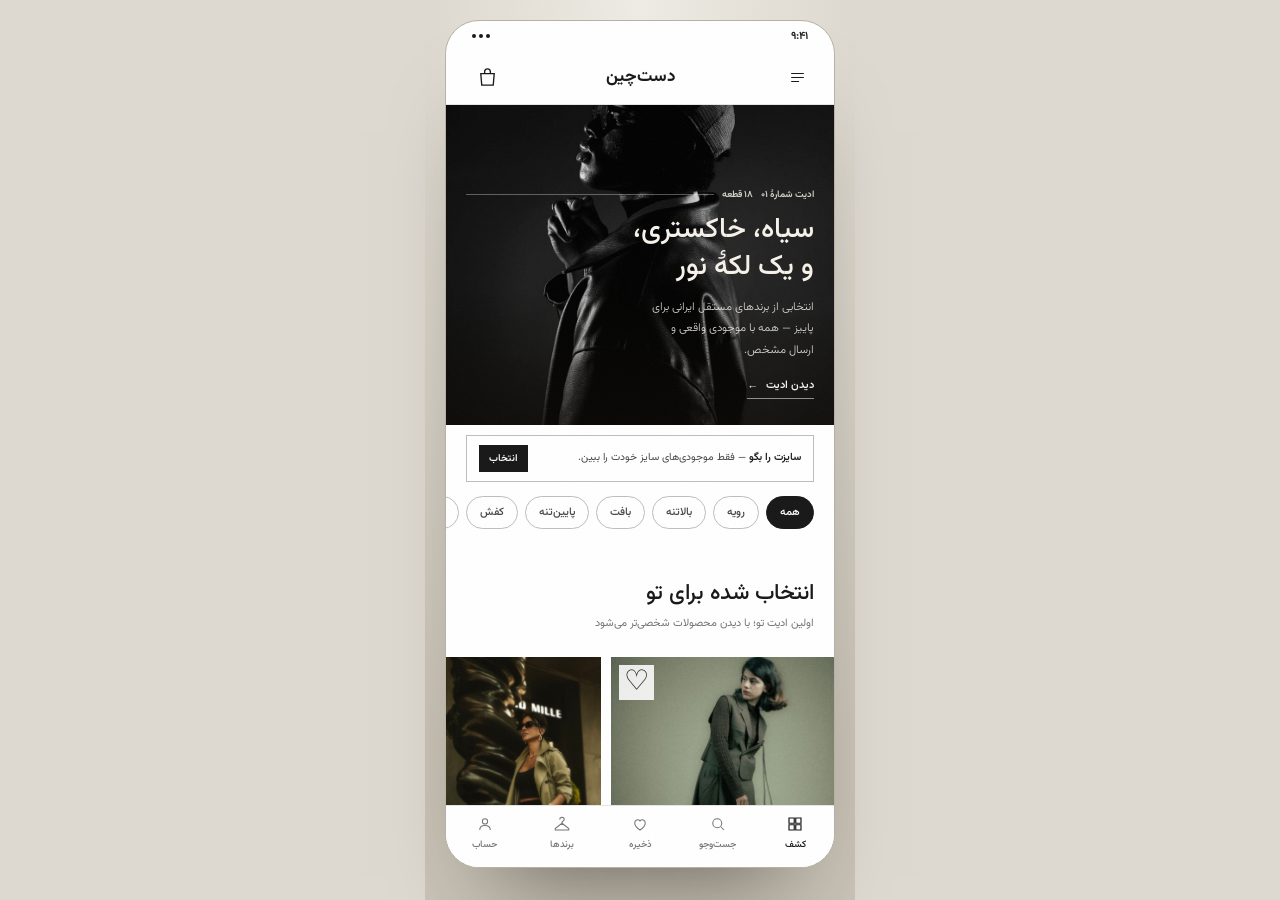
<file: index.html>
<!doctype html>
<html lang="fa" dir="rtl">
<head>
<meta charset="utf-8">
<meta name="viewport" content="width=device-width, initial-scale=1, viewport-fit=cover">
<meta name="theme-color" content="#ffffff">
<meta name="description" content="دموی کشف و خرید مد مستقل ایرانی — نمونهٔ نمایشی، بدون فروش واقعی.">
<meta name="mobile-web-app-capable" content="yes">
<meta name="apple-mobile-web-app-capable" content="yes">
<meta name="apple-mobile-web-app-title" content="دست‌چین">
<meta name="apple-mobile-web-app-status-bar-style" content="default">
<title>دستچین — نسخهٔ ۰.۱</title>
<link rel="manifest" href="./manifest.webmanifest">
<link rel="icon" href="./icons/favicon.svg" type="image/svg+xml">
<link rel="apple-touch-icon" href="./icons/apple-touch-icon.png">
<link rel="stylesheet" href="styles.css">
</head>
<body>

<div class="phone" id="phone">

  <div class="statusbar">
    <span>۹:۴۱</span>
    <span class="dots"><i></i><i></i><i></i></span>
  </div>

  <header class="topbar">
    <button class="icon-btn" id="startBtn" data-act="index" aria-label="منو"></button>
    <div class="wordmark">دست‌چین</div>
    <button class="icon-btn cart-shortcut" data-act="go" data-screen="cart" aria-label="سبد خرید">
      <svg viewBox="0 0 24 24" fill="none" stroke="currentColor" stroke-width="1.4"><path d="M5 8h14l-1 12H6L5 8z"/><path d="M9 8V6a3 3 0 016 0v2"/></svg>
      <span class="badge" id="cartBadge" hidden>۰</span>
    </button>
  </header>

  <main class="screen" id="screen"></main>

  <div id="dock"></div>

  <nav class="tabbar" id="tabbar"></nav>

  <div class="sheet" id="sheet" hidden></div>

</div>

<script src="app.js"></script>
<script src="pwa.js" defer></script>
</body>
</html>
</file>
<file: styles.css>
/* ==========================================================================
   دستچین — v0.1 demo
   Direction-agnostic: every rule uses logical properties so an `en` / LTR
   switch later is a dir flip, not a rewrite. Persian must never get
   letter-spacing — it breaks the joins.
   ========================================================================== */

@font-face {
  font-family: "Vazirmatn";
  src: url("assets/fonts/Vazirmatn-var.woff2") format("woff2-variations");
  font-weight: 100 900;
  font-display: swap;
}
@font-face {
  font-family: "Instrument";
  src: url("assets/fonts/InstrumentSerif.woff2") format("woff2");
  font-display: swap;
}

:root {
  --paper: #f2efe9;
  --paper-2: #e9e4db;
  --card: #fbfaf6;
  --ink: #161310;
  --ink-2: #4a443b;
  --muted: #8b8478;
  --line: #d9d3c7;
  --line-strong: #b9b2a4;
  --ox: #6e2a18;
  --pad: 20px;
  --font: "Vazirmatn", system-ui, sans-serif;
  --serif: "Instrument", "Vazirmatn", serif;
}

* { box-sizing: border-box; margin: 0; padding: 0; }

html, body {
  height: 100%;
  font-family: var(--font);
  background: #ded9d0;
  color: var(--ink);
  -webkit-font-smoothing: antialiased;
}

body {
  display: flex;
  justify-content: center;
  align-items: flex-start;
  width: max-content;
  margin: 0 auto;
  min-height: 100vh;
  padding: 20px;
  background:
    radial-gradient(120% 90% at 50% 0%, #efece5 0%, #d7d2c8 55%, #c9c3b7 100%);
}

/* ---------- device ---------- */
.phone {
  position: relative;
  width: 390px;
  height: 848px;
  background: var(--paper);
  border-radius: 34px;
  border: 1px solid #b8b1a3;
  box-shadow:
    0 60px 90px -50px rgba(30, 24, 16, 0.55),
    0 2px 0 0 rgba(255, 255, 255, 0.6) inset;
  display: flex;
  flex-direction: column;
  overflow: hidden;
  direction: rtl;
}

/* analogue grain — keeps flat fields from looking digital */
.phone::after {
  content: "";
  position: absolute;
  inset: 0;
  pointer-events: none;
  opacity: 0.035;
  background-image: url("data:image/svg+xml,%3Csvg xmlns='http://www.w3.org/2000/svg' width='120' height='120'%3E%3Cfilter id='n'%3E%3CfeTurbulence type='fractalNoise' baseFrequency='0.85' numOctaves='3'/%3E%3C/filter%3E%3Crect width='120' height='120' filter='url(%23n)'/%3E%3C/svg%3E");
  z-index: 40;
}

/* ---------- status bar ---------- */
.statusbar {
  height: 30px;
  padding: 0 26px;
  display: flex;
  align-items: center;
  justify-content: space-between;
  font-size: 11px;
  font-weight: 600;
  color: var(--ink);
  flex: 0 0 auto;
}
.statusbar .dots { display: flex; gap: 3px; align-items: center; }
.statusbar .dots i {
  width: 4px; height: 4px; border-radius: 50%; background: var(--ink);
  display: block;
}

/* ---------- top bar ---------- */
.topbar {
  height: 54px;
  flex: 0 0 auto;
  padding: 0 var(--pad);
  display: flex;
  align-items: center;
  justify-content: space-between;
  border-bottom: 1px solid var(--line);
  background: var(--paper);
  position: relative;
  z-index: 20;
}
.wordmark {
  font-size: 17px;
  font-weight: 700;
  letter-spacing: 0;          /* never letterspace Persian */
  line-height: 1;
  position: absolute;
  inset-inline-start: 50%;
  transform: translateX(50%);
}
html[dir="ltr"] .wordmark { transform: translateX(-50%); }

.icon-btn {
  width: 34px; height: 34px;
  display: grid; place-items: center;
  background: none; border: 0; cursor: pointer;
  color: var(--ink);
  position: relative;
}
.icon-btn svg { width: 19px; height: 19px; }
.badge {
  position: absolute;
  inset-block-start: -1px;
  inset-inline-end: -3px;
  min-width: 13px; height: 13px;
  border-radius: 999px;
  background: var(--ink);
  color: var(--paper);
  font-size: 8.5px;
  font-weight: 700;
  display: grid; place-items: center;
  padding: 0 3px;
  line-height: 1;
}
.badge[hidden] { display: none; }
.cart-shortcut { width: 42px; height: 42px; }
.cart-shortcut svg { width: 23px; height: 23px; }

/* ---------- scroll surface ---------- */
.screen {
  flex: 1 1 auto;
  overflow-y: auto;
  overflow-x: hidden;
  -webkit-overflow-scrolling: touch;
  scrollbar-width: none;
  position: relative;
  animation: fade 0.32s ease both;
}
.screen::-webkit-scrollbar { display: none; }
@keyframes fade {
  from { opacity: 0; transform: translateY(6px); }
  to { opacity: 1; transform: none; }
}

/* ---------- tab bar ---------- */
.tabbar {
  flex: 0 0 auto;
  height: 62px;
  display: grid;
  grid-template-columns: repeat(5, 1fr);
  border-top: 1px solid var(--line);
  background: var(--paper);
  padding-bottom: 6px;
}
.tab {
  background: none; border: 0; cursor: pointer;
  display: flex; flex-direction: column;
  align-items: center; justify-content: center;
  gap: 4px;
  color: var(--muted);
  font-family: var(--font);
  font-size: 9.5px;
  font-weight: 500;
  transition: color 0.2s;
}
.tab svg { width: 18px; height: 18px; }
.tab.on { color: var(--ink); }
.tab.on svg { stroke-width: 1.6; }

/* direction-aware glyphs: Persian reads right-to-left, so arrows flip */
html[dir="rtl"] .arw { display: inline-block; transform: scaleX(-1); }
html[dir="rtl"] .chev { display: inline-block; transform: scaleX(-1); }


/* ---------- typography ---------- */
.kicker {
  font-size: 10px;
  font-weight: 600;
  color: var(--muted);
  line-height: 1.6;
}
.latin {
  font-family: var(--serif);
  font-size: 13px;
  letter-spacing: 0.02em;
  color: var(--ink-2);
}
h1.title { font-size: 19px; font-weight: 600; line-height: 1.5; }
h2.section-h {
  font-size: 13px;
  font-weight: 600;
  line-height: 1.7;
}
.section-head {
  padding: 20px var(--pad) 10px;
  display: flex;
  align-items: baseline;
  justify-content: space-between;
  gap: 10px;
}
.section-head .more {
  font-size: 10.5px;
  color: var(--muted);
  background: none; border: 0; cursor: pointer;
  font-family: var(--font);
  display: flex; align-items: center; gap: 4px;
}
.price {
  font-size: 12.5px;
  font-weight: 500;
  font-variant-numeric: tabular-nums;
  line-height: 1.5;
}
.price .unit { font-size: 10px; color: var(--muted); font-weight: 400; }

/* ---------- hero ---------- */
.hero {
  position: relative;
  height: 320px;
  overflow: hidden;
  background: var(--paper-2);
}
.hero img {
  width: 100%; height: 100%;
  object-fit: cover;
  filter: grayscale(1) contrast(1.06) brightness(1.01);
}
.hero .scrim {
  position: absolute; inset: 0;
  background: linear-gradient(to top, rgba(12, 10, 8, 0.62) 0%, rgba(12, 10, 8, 0.16) 42%, rgba(12, 10, 8, 0.06) 100%);
}
.hero .hero-copy {
  position: absolute;
  inset-inline: var(--pad);
  inset-block-end: 26px;
  color: #f6f2ea;
}
.hero .hero-copy .k {
  font-size: 9.5px;
  font-weight: 600;
  opacity: 0.85;
  margin-block-end: 10px;
  display: flex; align-items: center; gap: 8px;
}
.hero .hero-copy .k::after {
  content: ""; flex: 1; height: 1px; background: rgba(246, 242, 234, 0.4);
}
.hero .hero-copy h1 {
  font-size: 28px;
  font-weight: 500;
  line-height: 1.35;
  margin-block-end: 10px;
}
.hero .hero-copy p {
  font-size: 11.5px;
  font-weight: 300;
  line-height: 1.85;
  opacity: 0.86;
  max-width: 27ch;
}
.hero .hero-copy .cta {
  margin-block-start: 16px;
  display: inline-flex;
  align-items: center;
  gap: 8px;
  font-size: 11px;
  font-weight: 600;
  color: #f6f2ea;
  background: none;
  border: 0;
  border-bottom: 1px solid rgba(246, 242, 234, 0.55);
  padding-block-end: 4px;
  cursor: pointer;
  font-family: var(--font);
}

/* ---------- category chips ---------- */
.chips {
  display: flex;
  gap: 7px;
  overflow-x: auto;
  padding: 14px var(--pad);
  scrollbar-width: none;
}
.chips::-webkit-scrollbar { display: none; }
.chip {
  flex: 0 0 auto;
  font-family: var(--font);
  font-size: 11px;
  font-weight: 500;
  padding: 7px 13px;
  border: 1px solid var(--line-strong);
  border-radius: 999px;
  background: transparent;
  color: var(--ink-2);
  cursor: pointer;
  transition: all 0.18s;
}
.chip.on { background: var(--ink); border-color: var(--ink); color: var(--paper); }
.chip.ghost { border-style: dashed; color: var(--muted); }

/* ---------- product grid ---------- */
.grid {
  display: grid;
  grid-template-columns: 1fr 1fr;
  gap: 22px 9px;
  padding: 4px var(--pad) 28px;
}
.card { cursor: pointer; }
.card .ph {
  position: relative;
  aspect-ratio: 3 / 4;
  background: var(--paper-2);
  overflow: hidden;
}
.card .ph img {
  width: 100%; height: 100%;
  object-fit: cover;
  filter: grayscale(1) contrast(1.05) brightness(1.02);
  transition: transform 0.7s cubic-bezier(0.2, 0.8, 0.2, 1);
}
.card:active .ph img { transform: scale(1.015); }
.card .flag {
  position: absolute;
  inset-block-start: 8px;
  inset-inline-start: 8px;
  font-size: 8.5px;
  font-weight: 600;
  color: var(--ink);
  background: rgba(246, 243, 236, 0.92);
  padding: 3px 6px;
  line-height: 1;
}
.card .flag.out { color: var(--paper); background: rgba(22, 19, 16, 0.72); }
.card .meta { padding-block-start: 9px; }
.card .brandline {
  display: flex; align-items: center; justify-content: space-between;
  font-size: 9.5px;
  color: var(--muted);
  font-weight: 500;
  margin-block-end: 3px;
}
.card .brandline span:first-child { color: var(--ink); font-size: 10.5px; font-weight: 700; }
.card .nm {
  font-size: 11.5px;
  font-weight: 500;
  line-height: 1.65;
  margin-block-end: 3px;
}
.sizes {
  display: flex;
  align-items: center;
  gap: 5px;
  font-size: 9px;
  color: var(--muted);
  line-height: 1;
  margin-block-start: 5px;
}
.sizes b { font-weight: 500; color: var(--ink-2); }
.sizes b.out { text-decoration: line-through; opacity: 0.5; }
.sizes b.mk {
  background: var(--ink);
  color: var(--paper);
  padding: 2px 4px;
  border-radius: 1px;
  font-size: 8.5px;
}
.sizes .mine {
  width: 4px; height: 4px; border-radius: 50%;
  background: var(--ink);
  display: inline-block;
  margin-inline-end: 2px;
}
.sizes .no-mine { color: var(--ox); }

/* ---------- size prompt strip ---------- */
.prompt {
  margin: 10px var(--pad) 0;
  padding: 13px 14px;
  border: 1px solid var(--line-strong);
  background: var(--card);
  display: flex;
  align-items: center;
  gap: 12px;
}
.prompt.slim { padding: 9px 12px; }
.prompt.slim .txt {
  font-size: 10.5px;
  white-space: nowrap;
  overflow: hidden;
  text-overflow: ellipsis;
}
.prompt.slim button { padding: 6px 10px; font-size: 10px; }
.prompt .txt { flex: 1; font-size: 11px; line-height: 1.75; color: var(--ink-2); }
.prompt .txt strong { font-weight: 600; color: var(--ink); }
.prompt button {
  font-family: var(--font);
  font-size: 10.5px;
  font-weight: 600;
  padding: 8px 12px;
  background: var(--ink);
  color: var(--paper);
  border: 0;
  cursor: pointer;
  white-space: nowrap;
}

/* ---------- editorial band ---------- */
.band {
  position: relative;
  height: 300px;
  margin: 8px 0 0;
  overflow: hidden;
}
.band img {
  width: 100%; height: 100%; object-fit: cover;
  filter: grayscale(1) contrast(1.04);
}
.band .cap {
  position: absolute;
  inset-block-end: 20px;
  inset-inline-start: var(--pad);
  color: #f6f2ea;
  font-size: 12px;
  font-weight: 500;
}
.band .cap small {
  display: block;
  font-size: 9.5px;
  font-weight: 400;
  opacity: 0.8;
  margin-block-start: 5px;
}
.band .scrim2 {
  position: absolute; inset: 0;
  background: linear-gradient(to top, rgba(12, 10, 8, 0.55), transparent 60%);
}

/* ---------- brands rail ---------- */
.rail {
  display: flex;
  gap: 10px;
  overflow-x: auto;
  padding: 4px var(--pad) 28px;
  scrollbar-width: none;
}
.rail::-webkit-scrollbar { display: none; }
.brandchip {
  flex: 0 0 auto;
  width: 132px;
  cursor: pointer;
  background: none; border: 0; padding: 0; text-align: start;
  font-family: var(--font);
}
.brandchip .ph {
  height: 150px;
  overflow: hidden;
  background: var(--paper-2);
  margin-block-end: 8px;
}
.brandchip img { width: 100%; height: 100%; object-fit: cover; filter: grayscale(1) contrast(1.03); }
.brandchip .nm { font-size: 11px; font-weight: 500; }
.brandchip .ct { font-size: 9.5px; color: var(--muted); margin-block-start: 2px; }

/* ---------- product detail ---------- */
.gallery {
  display: flex;
  overflow-x: auto;
  scroll-snap-type: x mandatory;
  scrollbar-width: none;
  background: var(--paper-2);
}
.gallery::-webkit-scrollbar { display: none; }
.gallery .slide {
  flex: 0 0 100%;
  scroll-snap-align: start;
  aspect-ratio: 1 / 1;
  overflow: hidden;
  position: relative;
}
.gallery .slide img {
  width: 100%; height: 100%; object-fit: cover;
  object-position: 50% 32%;
  filter: grayscale(1) contrast(1.04);
}
.gallery .count {
  position: absolute;
  inset-block-start: 12px;
  inset-inline-end: 12px;
  font-size: 9px;
  color: var(--ink);
  background: rgba(246, 243, 236, 0.9);
  padding: 3px 7px;
}

.detail { padding: 18px var(--pad) 26px; }
.detail .brandlink {
  font-size: 12.5px;
  font-weight: 700;
  color: var(--ink);
  background: none; border: 0; padding: 0;
  font-family: var(--font);
  cursor: pointer;
  display: flex; align-items: center; gap: 5px;
}
.detail h1 { font-size: 17px; font-weight: 600; line-height: 1.6; margin-block: 7px 10px; }
.detail .pricerow {
  display: flex; align-items: baseline; gap: 10px;
  padding-block-end: 16px;
  border-bottom: 1px solid var(--line);
}
.detail .pricerow .price { font-size: 15px; }

.specs {
  display: flex;
  flex-wrap: wrap;
  gap: 6px 14px;
  padding: 13px 0;
  font-size: 10.5px;
  color: var(--ink-2);
  border-bottom: 1px solid var(--line);
}
.specs span { display: flex; gap: 5px; }
.specs span i { color: var(--muted); font-style: normal; }

.block { padding: 18px 0; border-bottom: 1px solid var(--line); }
.block-h {
  display: flex; align-items: center; justify-content: space-between;
  margin-block-end: 12px;
}
.block-h .lbl { font-size: 11px; font-weight: 600; }
.block-h .aux { font-size: 9.5px; color: var(--muted); background: none; border: 0; font-family: var(--font); cursor: pointer; }
.block-h .aux.link { border-bottom: 1px solid var(--line-strong); padding-block-end: 1px; color: var(--ink-2); }

.sizegrid { display: flex; flex-wrap: wrap; gap: 6px; }
.sz {
  min-width: 46px;
  height: 40px;
  border: 1px solid var(--line-strong);
  background: transparent;
  font-family: var(--font);
  font-size: 11.5px;
  font-weight: 500;
  color: var(--ink);
  cursor: pointer;
  transition: all 0.15s;
}
.sz.on { background: var(--ink); color: var(--paper); border-color: var(--ink); }
.sz:disabled { color: var(--muted); text-decoration: line-through; border-color: var(--line); cursor: not-allowed; opacity: 0.55; }
.sz:disabled::after { content: none; }

.stockline {
  margin-block-start: 10px;
  font-size: 10px;
  color: var(--muted);
  line-height: 1.7;
}
.stockline.warn { color: var(--ox); }

.meas { width: 100%; border-collapse: collapse; font-size: 10.5px; }
.meas tr { border-bottom: 1px solid var(--line); }
.meas tr:last-child { border-bottom: 0; }
.meas td { padding: 8px 0; color: var(--ink-2); }
.meas td:first-child { color: var(--muted); width: 45%; }
.meas td:last-child { font-variant-numeric: tabular-nums; }

.seller {
  display: flex;
  align-items: center;
  gap: 11px;
  padding: 13px;
  border: 1px solid var(--line-strong);
  background: var(--card);
}
.seller .av {
  width: 42px; height: 42px;
  overflow: hidden;
  flex: 0 0 auto;
  background: var(--paper-2);
}
.seller .av img { width: 100%; height: 100%; object-fit: cover; filter: grayscale(1); }
.seller .info { flex: 1; }
.seller .info .nm { font-size: 13px; font-weight: 700; }
.seller .info .sub { font-size: 9.5px; color: var(--muted); margin-block-start: 3px; line-height: 1.6; }
.seller-link { border: 0; background: none; font-size: 18px; cursor: pointer; color: var(--ink); padding: 6px; }
.terms {
  display: grid;
  gap: 9px;
  margin-block-start: 12px;
  font-size: 10px;
  color: var(--ink-2);
  line-height: 1.7;
}
.terms div { display: flex; gap: 8px; }
.terms div i { color: var(--muted); font-style: normal; min-width: 62px; }

.desc { font-size: 11px; line-height: 2; color: var(--ink-2); }

.buybar {
  padding: 10px var(--pad) 10px;
  background: var(--paper);
  display: flex;
  flex-direction: column;
  gap: 8px;
}
#dock:not(:empty) {
  flex: 0 0 auto;
  border-top: 1px solid var(--line);
}
.buyrow { display: flex; gap: 8px; }
.buynote {
  font-size: 9.5px;
  color: var(--muted);
  line-height: 1.7;
  text-align: center;
  min-height: 16px;
}
.buynote.warn { color: var(--ox); }
.btn {
  flex: 1;
  height: 50px;
  background: var(--ink);
  color: var(--paper);
  border: 0;
  font-family: var(--font);
  font-size: 12px;
  font-weight: 600;
  cursor: pointer;
  transition: opacity 0.2s;
}
.btn:disabled { opacity: 0.4; cursor: not-allowed; }
.btn.ghost {
  flex: 0 0 50px;
  background: transparent;
  color: var(--ink);
  border: 1px solid var(--line-strong);
  font-size: 16px;
}
.btn.ghost.on { background: var(--ink); color: var(--paper); border-color: var(--ink); }

/* compact row for saved items that went out of stock */
.sold {
  display: flex;
  gap: 12px;
  align-items: center;
  padding: 12px;
  border: 1px solid var(--line);
  background: var(--card);
  margin: 0 var(--pad) 10px;
}
.sold .ph { width: 62px; height: 82px; overflow: hidden; background: var(--paper-2); flex: 0 0 auto; }
.sold .ph img { width: 100%; height: 100%; object-fit: cover; filter: grayscale(1) brightness(0.92); }
.sold .body { flex: 1; }
.sold .body .nm { font-size: 11.5px; font-weight: 500; line-height: 1.6; }
.sold .body .sub { font-size: 9.5px; color: var(--ox); margin-block-start: 4px; line-height: 1.7; }
.sold .body button {
  margin-block-start: 8px;
  font-family: var(--font);
  font-size: 10px;
  font-weight: 500;
  background: none;
  border: 0;
  border-bottom: 1px solid var(--line-strong);
  padding: 0 0 2px;
  cursor: pointer;
  color: var(--ink);
}

/* order summary row */
.orderitem {
  display: flex;
  gap: 12px;
  align-items: center;
  padding: 12px;
  border: 1px solid var(--line);
  background: var(--card);
  margin-block-end: 18px;
}
.orderitem .ph { width: 56px; height: 74px; overflow: hidden; background: var(--paper-2); flex: 0 0 auto; }
.orderitem .ph img { width: 100%; height: 100%; object-fit: cover; filter: grayscale(1); }
.orderitem .body { flex: 1; }
.orderitem .body .nm { font-size: 11.5px; font-weight: 500; line-height: 1.6; }
.orderitem .body .sub { font-size: 9.5px; color: var(--muted); margin-block-start: 4px; }
.orderitem .pr { font-size: 11px; font-weight: 500; font-variant-numeric: tabular-nums; }

/* ---------- lists / rows ---------- */
.pad { padding: 0 var(--pad); }
.row {
  display: flex;
  align-items: center;
  gap: 12px;
  padding: 14px 0;
  border-bottom: 1px solid var(--line);
  cursor: pointer;
  background: none; border-inline: 0; border-block-start: 0;
  width: 100%;
  text-align: start;
  font-family: var(--font);
  color: var(--ink);
}
.row .lead { font-size: 11.5px; flex: 1; line-height: 1.6; }
.row .lead small { display: block; font-size: 9.5px; color: var(--muted); margin-block-start: 3px; }
.row .chev { color: var(--muted); font-size: 13px; }
.row:last-child { border-bottom: 0; }

.screen-title {
  padding: 20px var(--pad) 4px;
  font-size: 17px;
  font-weight: 600;
  line-height: 1.6;
}
.screen-sub {
  padding: 0 var(--pad) 16px;
  font-size: 10.5px;
  color: var(--muted);
  line-height: 1.8;
}

/* ---------- search ---------- */
.searchbox {
  margin: 0 var(--pad) 4px;
  display: flex;
  align-items: center;
  gap: 9px;
  border: 1px solid var(--line-strong);
  padding: 11px 12px;
  background: var(--card);
}
.searchbox input {
  flex: 1;
  border: 0;
  outline: 0;
  background: none;
  font-family: var(--font);
  font-size: 12px;
  color: var(--ink);
}
.searchbox input::placeholder { color: var(--muted); }
.searchbox svg { width: 15px; height: 15px; color: var(--muted); flex: 0 0 auto; }

.filter-fields { display: grid; grid-template-columns: 1fr 1fr; gap: 10px; }
.filter-fields label, .pref-label { display: block; font-size: 10px; font-weight: 600; color: var(--ink-2); }
.filter-fields select, .filter-fields input, .pref-form select, .pref-form input { width: 100%; height: 38px; margin-top: 5px; border: 1px solid var(--line-strong); border-radius: 0; background: var(--paper); color: var(--ink); font: 11px var(--font); padding: 0 8px; }
.filter-fields input::placeholder, .pref-form input::placeholder { color: var(--muted); }

.audience-tabs { display: grid; grid-template-columns: repeat(3,1fr); margin: 0 var(--pad) 12px; border-bottom: 1px solid var(--line-strong); }
.audience-tabs button { height: 40px; background: none; border: 0; border-bottom: 2px solid transparent; font: 11px var(--font); cursor: pointer; color: var(--muted); }
.audience-tabs button.on { color: var(--ink); border-color: var(--ink); font-weight: 700; }
.brand-directory { padding: 0 var(--pad) 28px; }
.brand-directory-item { width: 100%; display: flex; gap: 12px; align-items: center; padding: 10px 0; border: 0; border-bottom: 1px solid var(--line); background: none; text-align: right; cursor: pointer; color: var(--ink); }
.brand-directory-item img { width: 58px; height: 58px; object-fit: cover; filter: grayscale(1); }
.brand-directory-item span { flex: 1; display: grid; gap: 3px; }
.brand-directory-item strong { font-size: 12px; }
.brand-directory-item small { color: var(--muted); font-size: 10px; }
.brand-directory-item i { font-style: normal; font-size: 18px; }
.pref-form { padding: 0 var(--pad) 30px; }
.pref-group { padding: 17px 0; border-top: 1px solid var(--line); }
.pref-choices { display: flex; gap: 7px; flex-wrap: wrap; margin-top: 10px; }
.pref-form .btn { width: 100%; margin-top: 12px; }

.empty {
  padding: 46px var(--pad);
  text-align: center;
}
.empty .t { font-size: 13px; font-weight: 600; margin-block-end: 8px; }
.empty .s { font-size: 10.5px; color: var(--muted); line-height: 1.9; max-width: 30ch; margin: 0 auto; }
.empty .sugs { display: flex; gap: 6px; flex-wrap: wrap; justify-content: center; margin-block-start: 16px; }

/* ---------- cart ---------- */
.cartitem {
  display: flex;
  gap: 12px;
  padding: 16px 0;
  border-bottom: 1px solid var(--line);
}
.cartitem .ph { width: 78px; height: 104px; overflow: hidden; background: var(--paper-2); flex: 0 0 auto; }
.cartitem .ph img { width: 100%; height: 100%; object-fit: cover; filter: grayscale(1); }
.cartitem .info { flex: 1; }
.cartitem .info .bm { font-size: 9.5px; color: var(--muted); }
.cartitem .info .nm { font-size: 11.5px; font-weight: 500; margin-block: 3px 5px; line-height: 1.6; }
.cartitem .info .vr { font-size: 9.5px; color: var(--muted); }
.cartitem .info .pr { font-size: 11.5px; font-weight: 500; margin-block-start: 7px; }
.qty {
  display: inline-flex;
  align-items: center;
  border: 1px solid var(--line);
  margin-block-start: 8px;
}
.qty button {
  width: 26px; height: 26px;
  background: none; border: 0; cursor: pointer;
  font-family: var(--font); font-size: 13px; color: var(--ink);
  line-height: 1;
}
.qty span { min-width: 24px; text-align: center; font-size: 11px; }

.totals { padding: 16px 0 0; }
.totals .ln {
  display: flex; justify-content: space-between;
  font-size: 11px; color: var(--ink-2);
  padding-block: 6px;
}
.totals .ln.big {
  font-size: 13px; font-weight: 600; color: var(--ink);
  border-top: 1px solid var(--line-strong);
  margin-block-start: 8px; padding-block-start: 13px;
}
.note {
  font-size: 9.5px;
  color: var(--muted);
  line-height: 1.9;
  padding: 12px 0;
}

.brandbar {
  display: flex;
  align-items: center;
  gap: 9px;
  padding: 11px 12px;
  background: var(--paper-2);
  font-size: 10px;
  color: var(--ink-2);
  line-height: 1.7;
}

/* ---------- order timeline ---------- */
.timeline { padding: 6px 0 0; }
.tl {
  display: flex;
  gap: 12px;
  padding-block: 12px;
  position: relative;
}
.tl .dot {
  width: 9px; height: 9px;
  border-radius: 50%;
  border: 1px solid var(--line-strong);
  margin-block-start: 5px;
  flex: 0 0 auto;
  background: var(--paper);
  position: relative;
  z-index: 2;
}
.tl.done .dot { background: var(--ink); border-color: var(--ink); }
.tl.now .dot { background: var(--paper); border-color: var(--ink); box-shadow: 0 0 0 3px var(--paper) inset; background: var(--ink); }
.tl::before {
  content: "";
  position: absolute;
  inset-block-start: 22px;
  inset-inline-start: 4px;
  width: 1px;
  height: calc(100% - 6px);
  background: var(--line-strong);
  z-index: 1;
}
.tl:last-child::before { display: none; }
.tl .body { flex: 1; }
.tl .body .t { font-size: 11.5px; font-weight: 500; color: var(--muted); }
.tl.done .body .t, .tl.now .body .t { color: var(--ink); }
.tl .body .s { font-size: 9.5px; color: var(--muted); margin-block-start: 4px; line-height: 1.7; }

/* ---------- segmented ---------- */
.seg {
  display: flex;
  border: 1px solid var(--line-strong);
  margin: 0 var(--pad);
}
.seg button {
  flex: 1;
  padding: 10px 0;
  background: none;
  border: 0;
  font-family: var(--font);
  font-size: 11px;
  font-weight: 500;
  color: var(--muted);
  cursor: pointer;
}
.seg button.on { background: var(--ink); color: var(--paper); }

/* ---------- later / vision ---------- */
.vcard {
  border: 1px solid var(--line-strong);
  margin: 0 var(--pad) 10px;
  padding: 15px;
  background: var(--card);
  display: flex;
  gap: 13px;
  align-items: flex-start;
}
.vcard .num {
  font-family: var(--serif);
  font-size: 16px;
  color: var(--line-strong);
  line-height: 1;
  padding-block-start: 2px;
}
.vcard .body { flex: 1; }
.vcard .body .t { font-size: 12px; font-weight: 600; line-height: 1.6; }
.vcard .body .d { font-size: 10px; color: var(--ink-2); line-height: 1.95; margin-block-start: 5px; }
.vcard .tag {
  font-size: 8.5px;
  border: 1px solid var(--line-strong);
  padding: 3px 6px;
  color: var(--muted);
  white-space: nowrap;
}
.vision-note {
  margin: 16px var(--pad) 24px;
  padding: 14px;
  border-inline-start: 2px solid var(--ink);
  background: var(--paper-2);
  font-size: 10px;
  line-height: 2;
  color: var(--ink-2);
}

/* ---------- sheet ---------- */
.sheet {
  position: absolute;
  inset: 0;
  background: rgba(16, 13, 10, 0.42);
  z-index: 50;
  display: flex;
  align-items: flex-end;
  animation: fade 0.2s ease both;
}
/* the hidden attribute must win over display:flex, otherwise the overlay
   covers the whole app and blocks every tap */
.sheet[hidden] { display: none; }
.sheet-inner {
  width: 100%;
  background: var(--paper);
  padding: 18px var(--pad) 26px;
  max-height: 74%;
  overflow-y: auto;
  animation: up 0.28s cubic-bezier(0.2, 0.8, 0.2, 1) both;
}
@keyframes up { from { transform: translateY(24px); opacity: 0.6; } to { transform: none; opacity: 1; } }
.sheet-inner .h {
  display: flex; justify-content: space-between; align-items: center;
  padding-block-end: 12px;
  border-bottom: 1px solid var(--line);
  margin-block-end: 6px;
}
.sheet-inner .h .t { font-size: 12px; font-weight: 600; }
.sheet-inner .h button { background: none; border: 0; font-size: 11px; color: var(--muted); font-family: var(--font); cursor: pointer; }

/* ---------- toast ---------- */
.toast {
  position: absolute;
  inset-inline: 24px;
  inset-block-end: 78px;
  background: var(--ink);
  color: var(--paper);
  font-size: 10.5px;
  line-height: 1.7;
  padding: 11px 14px;
  z-index: 60;
  animation: fade 0.22s ease both;
  text-align: center;
}

/* ---------- verification overlay ---------- */
.verify {
  position: absolute;
  inset: 0;
  background: var(--paper);
  z-index: 70;
  display: grid;
  place-items: center;
  text-align: center;
  padding: var(--pad);
}
.verify .t { font-size: 12.5px; font-weight: 600; margin-block-end: 10px; }
.verify .s { font-size: 10px; color: var(--muted); line-height: 1.9; max-width: 26ch; }
.spinner {
  width: 26px; height: 26px;
  border: 1px solid var(--line-strong);
  border-top-color: var(--ink);
  border-radius: 50%;
  margin: 0 auto 18px;
  animation: spin 0.9s linear infinite;
}
@keyframes spin { to { transform: rotate(360deg); } }

@media (max-height: 780px) {
  body { align-items: start; }
}

/* Reference-led editorial shelves and brand discovery */
:root {
  --paper: #fff;
  --paper-2: #f4f4f2;
  --card: #fff;
  --ink: #171717;
  --ink-2: #454545;
  --muted: #747474;
  --line: #e5e5e5;
  --line-strong: #bdbdbd;
}
.card .ph img, .brandchip img { filter: none; }
.home-feature { padding-block: 34px 24px; }
.feature-intro { padding: 0 var(--pad) 24px; }
.feature-intro h2 { font-size: 22px; font-weight: 500; line-height: 1.5; }
.feature-intro p { margin-top: 5px; color: var(--muted); font-size: 11px; line-height: 1.65; }
.pick-rail, .trend-rail { display: flex; gap: 10px; overflow-x: auto; scroll-snap-type: x mandatory; scrollbar-width: none; overscroll-behavior-inline: contain; padding: 0 var(--pad); }
.pick-rail::-webkit-scrollbar, .trend-rail::-webkit-scrollbar { display: none; }
.pick-card { flex: 0 0 64%; scroll-snap-align: start; min-width: 0; }
.pick-visual { position: relative; height: 278px; background: #f5f5f5; }
.pick-photo { width: 100%; height: 100%; border: 0; background: transparent; cursor: pointer; }
.pick-photo img { width: 100%; height: 100%; object-fit: cover; }
.pick-save { position: absolute; inset-block-start: 8px; inset-inline-end: 8px; width: 35px; height: 35px; border: 0; background: rgba(255,255,255,.88); color: var(--ink); font: 28px var(--font); line-height: 1; cursor: pointer; }
.pick-info { display: grid; gap: 2px; width: 100%; padding: 12px 0 8px; background: none; border: 0; color: var(--ink); text-align: start; font: 11px var(--font); cursor: pointer; }
.pick-brand { font-size: 13px; font-weight: 700; }
.pick-info strong { font-size: 11px; font-weight: 400; white-space: nowrap; overflow: hidden; text-overflow: ellipsis; }
.pick-price { margin-top: 3px; font-weight: 700; }
.pick-info small { color: var(--muted); font-size: 10px; }
.outline-more { display: block; width: calc(100% - 2 * var(--pad)); height: 46px; margin: 24px var(--pad) 0; border: 1px solid var(--ink); background: var(--paper); color: var(--ink); font: 12px var(--font); font-weight: 700; cursor: pointer; }
.trend-feature { padding-block-start: 52px; }
.trend-feature .feature-intro { padding-bottom: 24px; }
.trend-tile { flex: 0 0 82%; scroll-snap-align: start; min-width: 0; background: none; border: 0; padding: 0; text-align: start; color: var(--ink); font-family: var(--font); cursor: pointer; }
.trend-tile img { width: 100%; height: 370px; display: block; object-fit: cover; background: var(--paper-2); }
.trend-tile strong { display: block; padding-top: 13px; font-size: 14px; font-weight: 700; }
.trend-tile span { display: block; margin-top: 3px; font-size: 10px; color: var(--muted); }
.trend-dots { display: flex; justify-content: center; gap: 10px; padding-top: 26px; }
.trend-dots button { width: 7px; height: 7px; border: 0; border-radius: 50%; background: #a7a7a7; cursor: pointer; padding: 0; }
.trend-dots button.on { background: var(--ink); transform: scale(1.22); }
.brand-page-head { padding: 42px var(--pad) 23px; }
.brand-page-head h1 { font-size: 27px; font-weight: 500; line-height: 1.45; }
.brand-page-head p { margin-top: 5px; font-size: 11px; color: var(--muted); }
.brand-tabs { display: flex; gap: 28px; grid-template-columns: none; margin: 0 var(--pad) 0; }
.brand-tabs button { width: auto; flex: 0 0 auto; padding: 0 1px; font-size: 12px; }
.az-entry { display: flex; align-items: center; justify-content: space-between; width: calc(100% - 2 * var(--pad)); min-height: 100px; margin: 0 var(--pad); padding: 20px 0; border: 0; border-bottom: 1px solid var(--line); background: none; text-align: start; color: var(--ink); font-family: var(--font); cursor: pointer; }
.az-entry span { display: grid; gap: 4px; }
.az-entry strong { font-size: 19px; font-weight: 500; }
.az-entry small { font-size: 11px; color: var(--muted); }
.az-entry i { font-size: 21px; font-style: normal; }
.brand-list-head { display: flex; justify-content: space-between; align-items: baseline; padding: 34px var(--pad) 17px; }
.brand-list-head h2 { font-size: 21px; font-weight: 500; }
.brand-list-head span { font-size: 10px; color: var(--muted); }
.popular-brands { display: grid; gap: 9px; padding: 0 var(--pad); }
.popular-brand { position: relative; height: 122px; background: #f5f5f5; }
.popular-brand-main { width: 100%; height: 100%; padding: 0 56px 0 9px; display: flex; align-items: center; justify-content: space-between; gap: 8px; border: 0; background: none; text-align: start; color: var(--ink); font-family: var(--font); cursor: pointer; }
.popular-brand-name { display: grid; gap: 5px; min-width: 0; }
.popular-brand-name strong { font-size: 15px; font-weight: 700; }
.popular-brand-name small { font-size: 10px; color: var(--muted); }
.popular-brand-main img { width: 95px; height: 105px; flex: 0 0 auto; object-fit: cover; mix-blend-mode: multiply; }
.popular-brand-follow { position: absolute; inset-inline-start: 10px; top: 50%; transform: translateY(-50%); width: 35px; height: 35px; border: 0; background: transparent; color: var(--ink); font: 25px var(--font); cursor: pointer; }
.brand-more { margin-bottom: 30px; }
.brand-directory-item img { filter: none; }
.search-page-head { padding-bottom: 28px; }
.searchbox { margin-bottom: 16px; border: 1px solid var(--ink); height: 48px; }
.search-categories { display: flex; overflow-x: auto; scrollbar-width: none; border-bottom: 1px solid var(--line); padding: 0 var(--pad); gap: 20px; }
.search-categories::-webkit-scrollbar { display: none; }
.search-categories button { flex: 0 0 auto; height: 38px; border: 0; border-bottom: 2px solid transparent; background: none; color: var(--muted); font: 11px var(--font); cursor: pointer; }
.search-categories button.on { color: var(--ink); font-weight: 700; border-bottom-color: var(--ink); }
.filter-panel { margin: 0 var(--pad) 13px; padding: 0; border: 0; background: var(--paper); }
.filter-heading { list-style: none; display: flex; align-items: center; justify-content: space-between; height: 46px; margin: 0; border-bottom: 1px solid var(--line); cursor: pointer; font-size: 11px; }
.filter-heading::-webkit-details-marker { display: none; }
.filter-heading b { margin-inline-start: 4px; display: inline-grid; place-items: center; width: 17px; height: 17px; border-radius: 50%; background: var(--ink); color: white; font-size: 9px; }
.filter-heading b[hidden] { display: none; }
.filter-heading i { font-style: normal; font-size: 16px; }
.filter-panel[open] .filter-heading i { transform: rotate(180deg); }
.filter-clear { text-align: end; padding: 12px 0 5px; }
.filter-clear button { border: 0; background: none; color: var(--ink-2); font: 10px var(--font); text-decoration: underline; cursor: pointer; }
.filter-fields { padding-bottom: 14px; }

/* Let the installed app use the actual phone viewport. Keep the framed
   preview on wider desktop screens. */
@media (max-width: 600px) {
  html, body { width: 100%; height: 100%; min-height: 100%; background: var(--paper); }
  body { display: block; width: 100%; min-height: 100vh; min-height: 100dvh; padding: 0; margin: 0; }
  .phone {
    width: 100%; height: 100vh; height: 100dvh; min-height: 0;
    border: 0; border-radius: 0; box-shadow: none;
  }
  .statusbar { display: none; }
  .topbar {
    height: calc(54px + env(safe-area-inset-top));
    padding-top: env(safe-area-inset-top);
  }
  .tabbar {
    height: calc(62px + env(safe-area-inset-bottom));
    padding-bottom: calc(6px + env(safe-area-inset-bottom));
  }
}

.pwa-update {
  position: fixed; z-index: 100; inset-inline: 12px;
  bottom: calc(74px + env(safe-area-inset-bottom));
  display: flex; align-items: center; justify-content: space-between; gap: 12px;
  padding: 12px 14px; background: var(--ink); color: #fff;
  box-shadow: 0 6px 20px #0003; font: 12px var(--font);
}
.pwa-update button { border: 1px solid #fff; padding: 7px 10px; background: transparent; color: #fff; font: inherit; cursor: pointer; }
</file>
